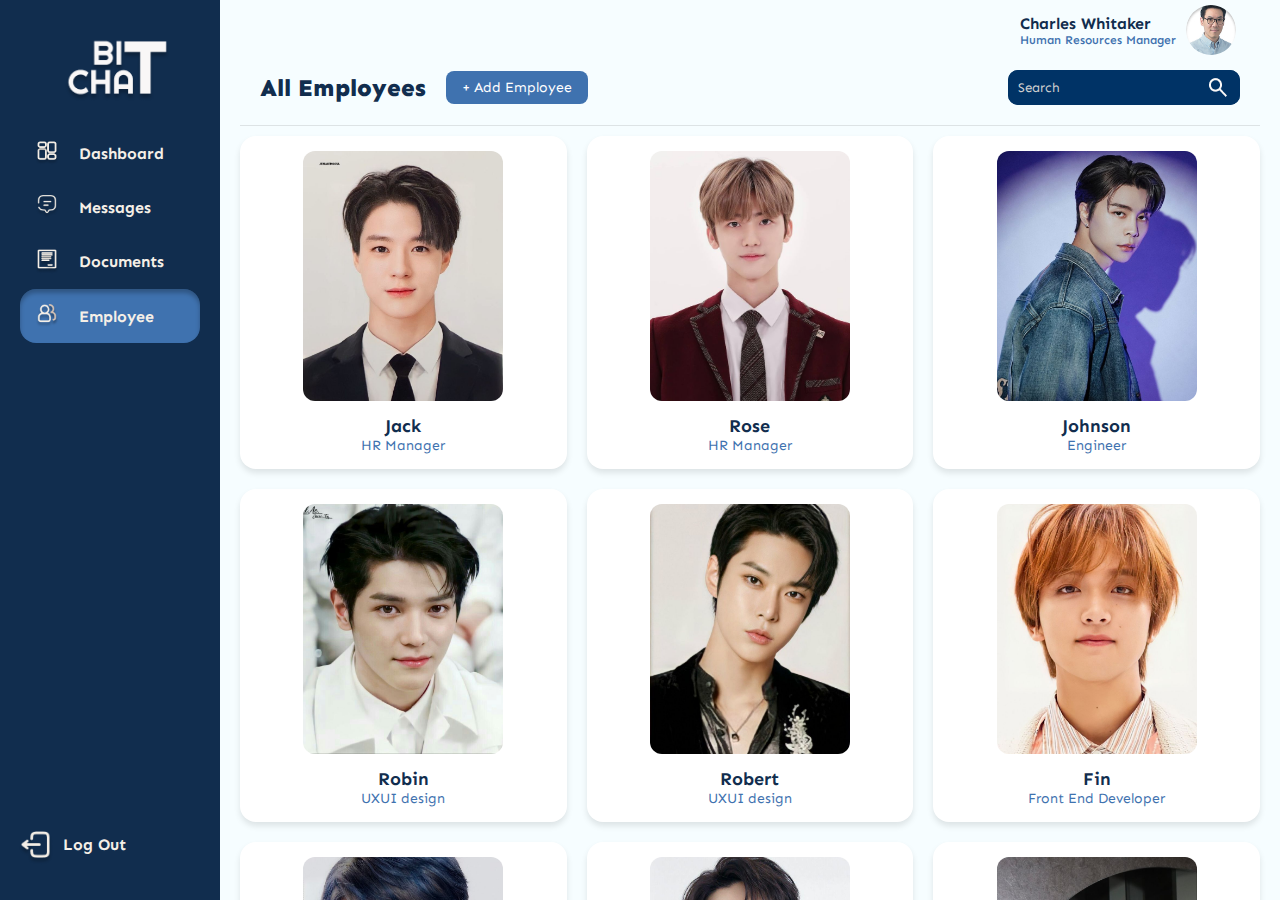
<file: Employee/index.html>
<!DOCTYPE html>
<html lang="en">
<head>
    <meta charset="UTF-8">
    <meta name="viewport" content="width=device-width, initial-scale=1.0">
    <title>BitChat Employee Dashboard</title>
    <link rel="stylesheet" href="styles.css">
    <link href="https://fonts.googleapis.com/css2?family=Sen:wght@400;700&display=swap" rel="stylesheet">
    <script src="scripts.js" defer></script>
</head>
<body>

<!-- Sidebar (No Change) -->
<div class="sidebar">
    <div class="logo">
        <img src="images/logo.png" alt="ChatBit Logo">
    </div>
    <nav class="menu">
        <a href="../Dashboard/index.html" class="menu-item">
            <img src="images/Dashboard.png" alt="Dashboard">
            <span>Dashboard</span>
        </a>
        <a href="../Messages/index.html" class="menu-item">
            <img src="images/Messages.png" alt="Messages">
            <span>Messages</span>
        </a>
        <a href="../Document/index.html" class="menu-item">
            <img src="images/Documents.png" alt="Documents">
            <span>Documents</span>
        </a>
        <a href="../Employee/index.html" class="menu-item active">
            <img src="images/Employees.png" alt="Employee">
            <span>Employee</span>
        </a>
    </nav>
    <div class="logout" onclick="logout()">
        <img src="images/LogOut.png" alt="Log Out">
        <span>Log Out</span>
    </div>
</div>

<!-- Main Content -->
    <div class="main-content">
    <div class="header">
        <h2>All Employees</h2>
        <button class="add-employee">+ Add Employee</button>
        <div class="search-box">
            <input type="text" placeholder="Search">
            <button><img src="images/search.png" ></button> 
        </div>
    </div>

    <!-- Employee List -->
    <div class="employee-grid">
        <div class="employee-card">
            <img src="images/jack.jpg" alt="Jack">
            <h3>Jack</h3>
            <p>HR Manager</p>
        </div>
        <div class="employee-card">
            <img src="images/Rose.jpg" alt="Rose">
            <h3>Rose</h3>
            <p>HR Manager</p>
        </div>
        <div class="employee-card">
            <img src="images/johnson.jpg" alt="Johnson">
            <h3>Johnson</h3>
            <p>Engineer</p>
        </div>
        <div class="employee-card">
            <img src="images/robin.jpg" alt="Employee 4">
            <h3>Robin</h3>
            <p>UXUI design</p>
        </div>
        <div class="employee-card">
            <img src="images/robert.jpg" alt="Employee 5">
            <h3>Robert</h3>
            <p>UXUI design</p>
        </div>
        <div class="employee-card">
            <img src="images/fin.jpg" alt="Employee 6">
            <h3>Fin</h3>
            <p>Front End Developer</p>
        </div>
        <div class="employee-card">
            <img src="images/isara.jpg" alt="Employee 6">
            <h3>Isala</h3>
            <p>IT support</p>
        </div>
        <div class="employee-card">
            <img src="images/hit.jpg" alt="Employee 6">
            <h3>Hit</h3>
            <p>IT support</p>
        </div>
        <div class="employee-card">
            <img src="images/sushi.jpg" alt="Employee 6">
            <h3>Sushi</h3>
            <p>Accountant</p>
        </div>
        <div class="employee-card">
            <img src="images/mark.jpg" alt="Employee 6">
            <h3>Mark</h3>
            <p>Marketing</p>
        </div>
        <div class="employee-card">
            <img src="images/ham.jpg" alt="Employee 6">
            <h3>Ham</h3>
            <p>Consult</p>
        </div>
        <div class="employee-card">
            <img src="images/moodeng.jpg" alt="Employee 6">
            <h3>Moodeng</h3>
            <p>Consult</p>
        </div>
    </div>
</div>

<!-- Profile Section (No Change) -->
<div class="chat-box">
    <!-- HR Section (Clickable) -->
    <div class="hr-section" id="profile-button">
        <div class="hr-info">
            <h3>Charles Whitaker</h3>
            <p>Human Resources Manager</p>
        </div>
        <img src="images/HR.jpg" alt="HR Manager">
    </div>

    <!-- Profile Dropdown (Initially Hidden) -->
    <div id="profileDropdown" class="profile-dropdown">
        <div class="dropdown-content">
            <img src="images/HR.jpg" alt="Profile" class="profile-pic">
            <h3>Charles Whitaker</h3>
            <p>Human Resources Manager</p>
            <p><strong>Employee ID:</strong> 256789120155</p>
        </div>
    </div>
<script>
function logout() {
    window.location.href = "../Login/index.html"; 
}
</script>

</body>
</html>
</file>
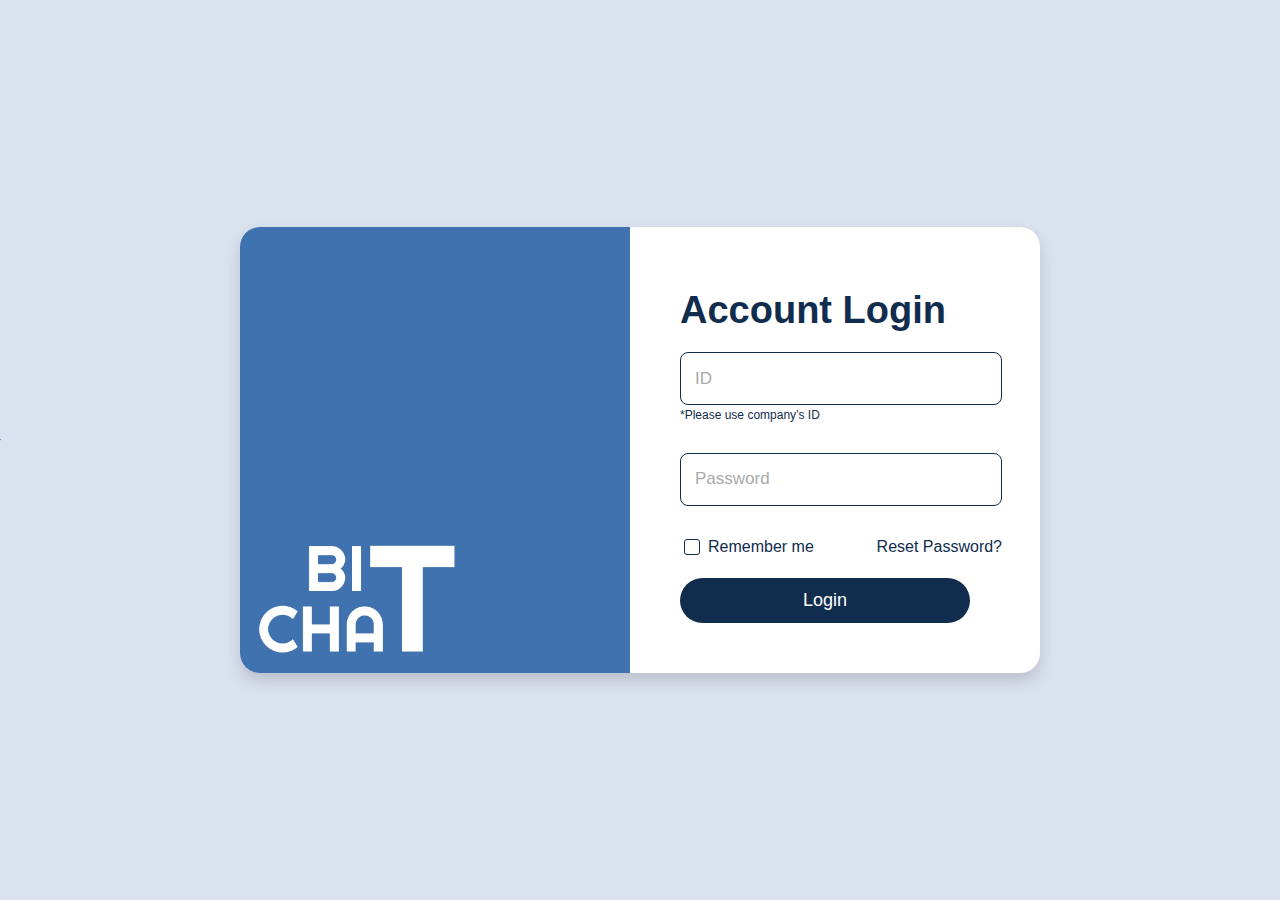
<file: Login/index.html>
<!DOCTYPE html>
<html lang="en">
<head>
    <meta charset="UTF-8">
    <meta name="viewport" content="width=device-width, initial-scale=1.0">
    <title>BITCHAT Login</title>
    <link rel="stylesheet" href="styles.css">
    <script src="scripts.js"></script>
</head>
<body>
้
    <div class="container">
        <!-- Left Side -->
        <div class="left-container">
            <div class="logo">
                <img src="logo.png" alt="BITCHAT Logo" class="logo-image">
            </div>
        </div>        
        
        <!-- Right Side (Login Form) -->
        <div class="right-container">
            <h2 class="login-title">Account Login</h2>
            <form class="login-form">
                <div class="input-box id-input">
                    <input type="text" id="user-id" required>
                    <label for="user-id" class="id-label">ID</label>
                    <small class="id-note">*Please use company’s ID</small>
                </div>

                <div class="input-box password-input">
                    <input type="password" id="password" required>
                    <label for="password" class="password-label">Password</label>
                </div>

                <div class="options">
                    <label><input type="checkbox"> Remember me</label>
                    <a href="#" class="reset-password">Reset Password?</a>
                </div>

                <button type="submit" class="login-btn">Login</button>
            </form>
        </div>
    </div>

    <script src="scripts.js"></script>
</body>
</html>
</file>
<file: Employee/styles.css>
/* Global Styles */
* {
    font-family: 'Sen', sans-serif;
    margin: 0;
    padding: 0;
    box-sizing: border-box;
}

body {
    display: flex;
    height: 100vh;
    background: #F6FDFF;
}

/* ========================
   SIDEBAR STYLES
======================== */
.sidebar {
    width: 220px;
    background: #112D4E;
    display: flex;
    flex-direction: column;
    padding: 20px;
}
.profile-dropdown {
    display: none; /* ซ่อน dropdown ตอนเริ่มต้น */
    position: fixed; /* ใช้ fixed แทน absolute */
    top: 80px; /* ปรับตำแหน่งให้อยู่ต่ำกว่าปุ่ม */
    right: 20px;
    width: 323px;
    height: auto;
    background: #F0F5FF;
    border: 3px solid #112D4E;
    border-radius: 10px 0px 10px 10px;
    box-shadow: 0px 4px 6px rgba(0, 0, 0, 0.1);
    padding: 15px;
    z-index: 2000; /* ทำให้ dropdown อยู่ด้านบน */
    transition: right 0.5s ease-in-out;
}


/* Profile Dropdown Content */
.profile-dropdown .dropdown-content {
    text-align: center;
}

/* Profile Image */
.profile-dropdown img.profile-pic {
    width: 80px;
    height: 80px;
    border-radius: 50%;
    margin-bottom: 10px;
}

/* Profile Name */
.profile-dropdown h3 {
    color: #112D4E;
    font-size: 18px;
    font-weight: bold;
}

/* Profile Role */
.profile-dropdown p {
    font-size: 14px;
    color: #3F72AF;
    margin-bottom: 5px;
}

/* Close Button */
.profile-dropdown .close {
    position: absolute;
    bottom: 165px;
    right: 5px;
    font-size: 30px;
    cursor: pointer;
    color: #112D4E;
    transition: right 0.3s ease-in-out;
}
.profile-dropdown.active {
    display: block; /* แสดง dropdown เมื่อมีคลาส active */
}

/* Profile Section (No Change) */
.hr-section {
    position: fixed; /* Fix HR section at the top */
    top: 0;
    right: 20px;
    display: flex;
    align-items: center;
    background: #F6FDFF;
    padding: 10px;
    z-index: 1100; /* สูงกว่า header */
    height: 60px; /* กำหนดความสูงเพื่อกันพื้นที่ */
    width: 1000px;
}

.hr-section img {
    width:50px;
    height: 50px;
    border-radius: 50%;
    margin-left: 10px;
}

.hr-info h3 {
    font-size: 16px;
    color: #112D4E;
    margin-left: 750px;
}

.hr-info p {
    font-size: 12px;
    color: #3F72AF;
    font-weight: 549;
  font-weight: 549;
  margin-left: 750px;
}

/* Logo Section */
.logo {
    text-align: center;
    margin-bottom: 20px;
}

.logo img {
    width: 120px; 
    display: centered;
}

/* Navigation Menu */
.menu {
    flex-grow: 1;
}

.menu-item {
    font-weight: 700;
    display: flex; /* Align icon and text horizontally */
    align-items: center; /* Center vertically */
    gap: 10px; /* Space between icon and text */
    padding: 15px;
    color: #F5EFE7;
    cursor: pointer;
    text-decoration: none; /* Ensure it behaves like a button */
}

.menu-item img {
    width: 24px;
    margin-right: 10px;
}

.menu-item.active{
    background: #3F72AF;
    border-radius: 16px;
    box-shadow: 0px 4px 4px 0px rgba(0, 0, 0, 0.25) inset;
}

.menu-item:hover{
    background: #DBE2EF;
    border-radius: 16px;
    box-shadow: 0px 4px 4px 0px rgba(0, 0, 0, 0.25) inset;
}

/* Logout Button */
.logout {
    font-weight: 700;
    display: flex; /* Align icon and text horizontally */
    align-items: center; /* Center vertically */
    gap: 10px; /* Space between icon and text */
    padding: 15px;
    color: #F5EFE7;
    cursor: pointer;
    text-decoration: none; /* Ensure it behaves like a button */
}

/* Hover Effect */
.logout:hover {
    border-radius: 1000px;
    background: #DBE2EF;
    transition: 0.2s;
}

/* Ensure Icon is Properly Styled */
.logout img {
    width: 35px; /* Adjust icon size */
    height: auto;
    margin-top: 7px;
    margin-left: -17px;
}

/* Main Content */
.main-content {
    flex: 1;
    padding: 20px;
    overflow-y: auto;
}

.header {
    display: flex;
    position: sticky;
    top: 30px;
    align-items: center;
    justify-content: space-between;
    background: #F6FDFF;
    padding: 20px;
    border-bottom: 1px solid rgba(0, 0, 0, 0.1);
    z-index: 1000;

}


.header h2 {
    font-size: 24px;
    font-weight: 800;
    color: #112D4E;
}

.action-container {
    display: flex;
    align-items: center;
    gap: 15px;
}

.add-employee {
    background: #3F72AF;
    color: #fff;
    padding: 8px 16px;
    border-radius: 8px;
    font-size: 14px;
    cursor: pointer;
    display: flex;
    border: none;
    margin-right: 400px;
}

.add-employee:hover {
    background: #2C5C97;
}

.search-box {
    display: flex;
    background: #003366;
    border-radius: 10px;
    overflow: hidden;
    height: 35px;
}

.search-box input {
    flex: 1;
    border: none;
    outline: none;
    padding: 5px 10px;
    background: #003366;
    color: white;
}

.search-box input::placeholder {
    color: #d0d0d0;
}

.search-box button {
    background: #003366;
    border: none;
    padding: 5px 10px;
    cursor: pointer;
}

/* Employee Grid */
.employee-grid {
    display: grid;
    grid-template-columns: repeat(auto-fit, minmax(250px, 1fr));
    gap: 20px;
    padding: 40px 0;
}

.employee-card {
    background: #fff;
    border-radius: 16px;
    padding: 15px;
    text-align: center;
    box-shadow: 0px 4px 6px rgba(0, 0, 0, 0.1);
}

.employee-card img {
    width: 200px;
    height: 250px;
    object-fit: cover;
    border-radius: 12px;
    margin-bottom: 10px;
}

.employee-card h3 {
    font-size: 18px;
    font-weight: bold;
    color: #112D4E;
}

.employee-card p {
    font-size: 14px;
    color: #3F72AF;
}
</file>
<file: Login/styles.css>
/* General Styles */
body {
    font-family: 'Roboto', sans-serif;
    background: #DBE2EF;
    display: flex;
    justify-content: center;
    align-items: center;
    height: 100vh;
    margin: 0;
}

/* Main Container */
.container {
    display: flex;
    width: 800px;
    background: white;
    border-radius: 20px;
    overflow: hidden;
    box-shadow: 0 8px 16px rgba(0, 0, 0, 0.15);
    margin: 0 auto; /* Center the container */
}

/* Left Side (Blue Section) */
.left-container {
    background: #3F72AF;
    width: 50%;  /* Ensure it's exactly 50% */
    display: flex;
    justify-content: center;
    align-items: center;
    padding: 50px;
    position: relative;
}

.logo-image {
    width: 200px;
    height: auto;
    position: absolute;
    bottom: 20px;
    left: 30%;
    transform: translateX(-50%);
}

/* Right Side (Login Form) */
.right-container {
    width: 50%;  
    padding: 50px 50px 50px 50px; /* Balanced padding on all sides */
    display: flex;
    flex-direction: column;
    justify-content: center;
    align-items: flex-start; /* Align form content to the left */
    text-align: left; /* Make sure all text is aligned left */
    margin-top: -20px;
    margin-right: 20px;
}


/* Title */
.login-title {
    color: #112D4E;
    font-size: 38px;
    margin-bottom: 20px;
    text-align: left; /* Ensure title aligns to the left */
}

.id-note { /*Please use company’s ID*/
    font-family: 'Open Sans', sans-serif;
    font-size: 12px;
    color: #112D4E; /* Soft gray for readability */
    margin-top: 4px;
}

/* Floating Label for ID */
.id-input {
    font-family: 'Open Sans', sans-serif;
    position: relative;
    margin-bottom: 30px;
    text-align: left;
}

.id-input input {
    width: 100%;
    padding: 15px;
    border: 1px solid #112D4E;
    border-radius: 8px;
    font-size: 18px;
    background: transparent;
    outline: none;
    transition: 0.3s;
}

.id-input .id-label {
    font-family: 'Open Sans', sans-serif;
    position: absolute;
    left: 15px;
    top: 38%;
    transform: translateY(-50%);
    font-size: 17px;
    color: #aaa;
    transition: 0.3s ease-in-out;
    pointer-events: none;
    text-align: left;
}

.id-input input:focus + .id-label,
.id-input input:valid + .id-label {
    top: 10px;
    font-size: 12px;
    color: #112D4E;
}

/* Floating Label for Password */
.password-input {
    font-family: 'Open Sans', sans-serif;
    position: relative;
    margin-bottom: 30px;
    text-align: left;
}

.password-input input {
    width: 100%;
    padding: 15px;
    border: 1px solid #112D4E;
    border-radius: 8px;
    font-size: 18px;
    background: transparent;
    outline: none;
    transition: 0.3s;
}

.password-input .password-label {
    position: absolute;
    left: 15px;
    top: 50%;
    transform: translateY(-50%);
    font-size: 17px;
    color: #aaa;
    transition: 0.3s ease-in-out;
    pointer-events: none;
    text-align: left;
}

.password-input input:focus + .password-label,
.password-input input:valid + .password-label {
    top: 10px;
    font-size: 12px;
    color: #112D4E;
}

.options {
    display: flex;
    justify-content: space-between; /* Space between checkbox & link */
    align-items: center; /* Align vertically */
    margin-bottom: 20px;
    font-size: 16px;
    color: #112D4E; /* Match your theme */
}

/*Remember me text*/
.options label {
    font-family: 'Open Sans', sans-serif;
    display: flex;
    align-items: center;
    gap: 5px; /* Space between checkbox and text */
}

/*Checkbox*/
.options input[type="checkbox"] {
    appearance: none; /* Remove default styling */
    width: 16px;
    height: 16px;
    border: 1px solid #112D4E; /* Match the dark blue color */
    border-radius: 3px; /* Slightly rounded corners */
    display: inline-block;
    position: relative;
    cursor: pointer;
}

.options input[type="checkbox"]:checked {
    border: 1px solid #112D4E;
}

.options input[type="checkbox"]::before {
    content: "✔"; /* Checkmark */
    font-size: 14px;
    color: #112D4E;
    position: absolute;
    top: 50%;
    left: 50%;
    transform: translate(-50%, -50%);
    display: none;
}

.options input[type="checkbox"]:checked::before {
    display: block;
}

/*Reset Password*/
.reset-password {
    font-family: 'Open Sans', sans-serif;
    text-decoration: none;
    color: #112D4E; /* Match theme */
    font-weight: none;
    transition: 0.3s;
    margin-right: -32px;
}

.reset-password:hover {
    text-decoration: underline;
    color: #3F72AF; /* Slight color change on hover */
}

/*Login Button*/
.login-btn {
    font-family: 'Open Sans', sans-serif;
    width: 100%; 
    display: block;
    background: #112D4E;
    color: white;
    padding: 12px;
    border: none;
    border-radius: 50px; 
    font-size: 18px;
    cursor: pointer;
    margin-top: 20px;
    transition: 0.3s;
    text-align: center;
}

.login-btn:hover {
    background: #0b1d3a;
}
</file>
